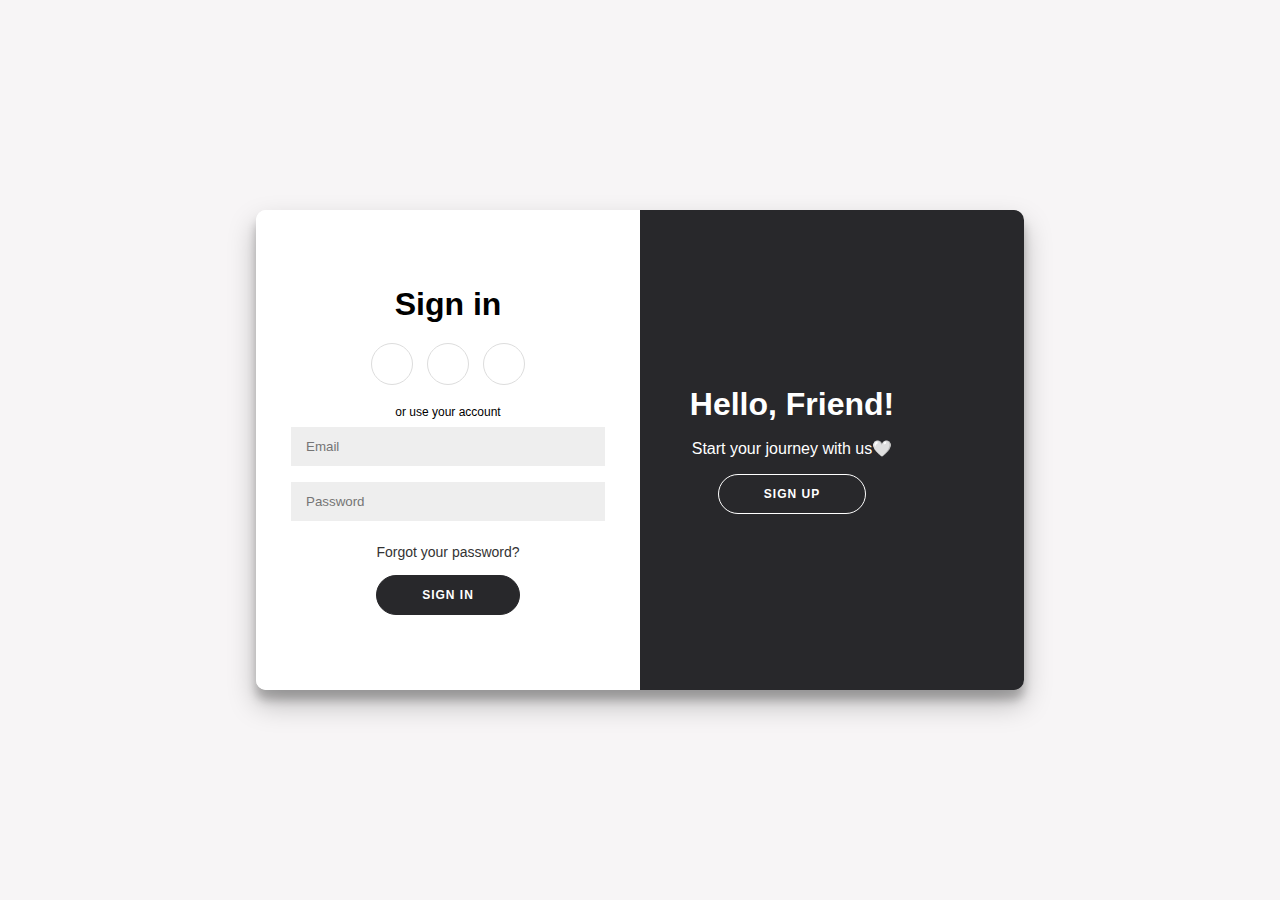
<file: last/index.html>
<!DOCTYPE html>
<html lang="en">
<head>
    <meta charset="UTF-8">
    <meta name="viewport" content="width=device-width, initial-scale=1.0">
    <title>Joining Form</title>
    <link rel="stylesheet" href="styles.css">
    <link rel="icon" href="https://img.freepik.com/free-vector/colorful-abstract-icon-gradient-logo_474888-2277.jpg" type="image/x-icon">
    <link rel="stylesheet" href="https://cdnjs.cloudflare.com/ajax/libs/font-awesome/6.5.2/css/all.min.css" integrity="sha512-SnH5WK+bZxgPHs44uWIX+LLJAJ9/2PkPKZ5QiAj6Ta86w+fsb2TkcmfRyVX3pBnMFcV7oQPJkl9QevSCWr3W6A==" crossorigin="anonymous" referrerpolicy="no-referrer" />
    <link rel="preconnect" href="https://fonts.googleapis.com">
</head>
<body>
    <div class="container" id="container">
        <div class="form-container sign-up-container">
            <form action="registration.php" method="post">
                <h1>Create Account</h1>
                <div class="social-container">
                    <a href="#" class="social"><i class="fa-brands fa-facebook"></i></a>
                    <a href="#" class="social"><i class="fa-brands fa-github"></i></a>
                    <a href="#" class="social"><i class="fa-brands fa-x-twitter"></i></a>
                </div>
                <span>or use your email for registration</span>
                <input type="text" name="name" placeholder="Name" required />
                <input type="email" name="email" placeholder="Email" required />
                <input type="password" name="password" placeholder="Password" required />
                <button type="submit">Sign Up</button>
            </form>
        </div>
        <div class="form-container sign-in-container">
            <form action="login.php" method="post">
                <h1>Sign in</h1>
                <div class="social-container">
                    <a href="#" class="social"><i class="fa-brands fa-facebook"></i></a>
                    <a href="#" class="social"><i class="fa-brands fa-github"></i></a>
                    <a href="#" class="social"><i class="fa-brands fa-x-twitter"></i></a>
                </div>
                <span>or use your account</span>
                <input type="email" name="email" placeholder="Email" required />
                <input type="password" name="password" placeholder="Password" required />
                <a href="#">Forgot your password?</a>
                <button type="submit">Sign In</button>
            </form>            
        </div>
        <div class="overlay-container">
            <div class="overlay">
                <div class="overlay-panel overlay-left">
                    <h1>Welcome Back!</h1>
                    <p>Hey u came back🙌</p>
                    <button class="ghost" id="signIn">Sign In</button>
                </div>
                <div class="overlay-panel overlay-right">
                    <h1>Hello, Friend!</h1>
                    <p>Start your journey with us🤍</p>
                    <button class="ghost" id="signUp">Sign Up</button>
                </div>
            </div>
        </div>
    </div>
    <script src="script.js"></script>
</body>
</html>
</file>
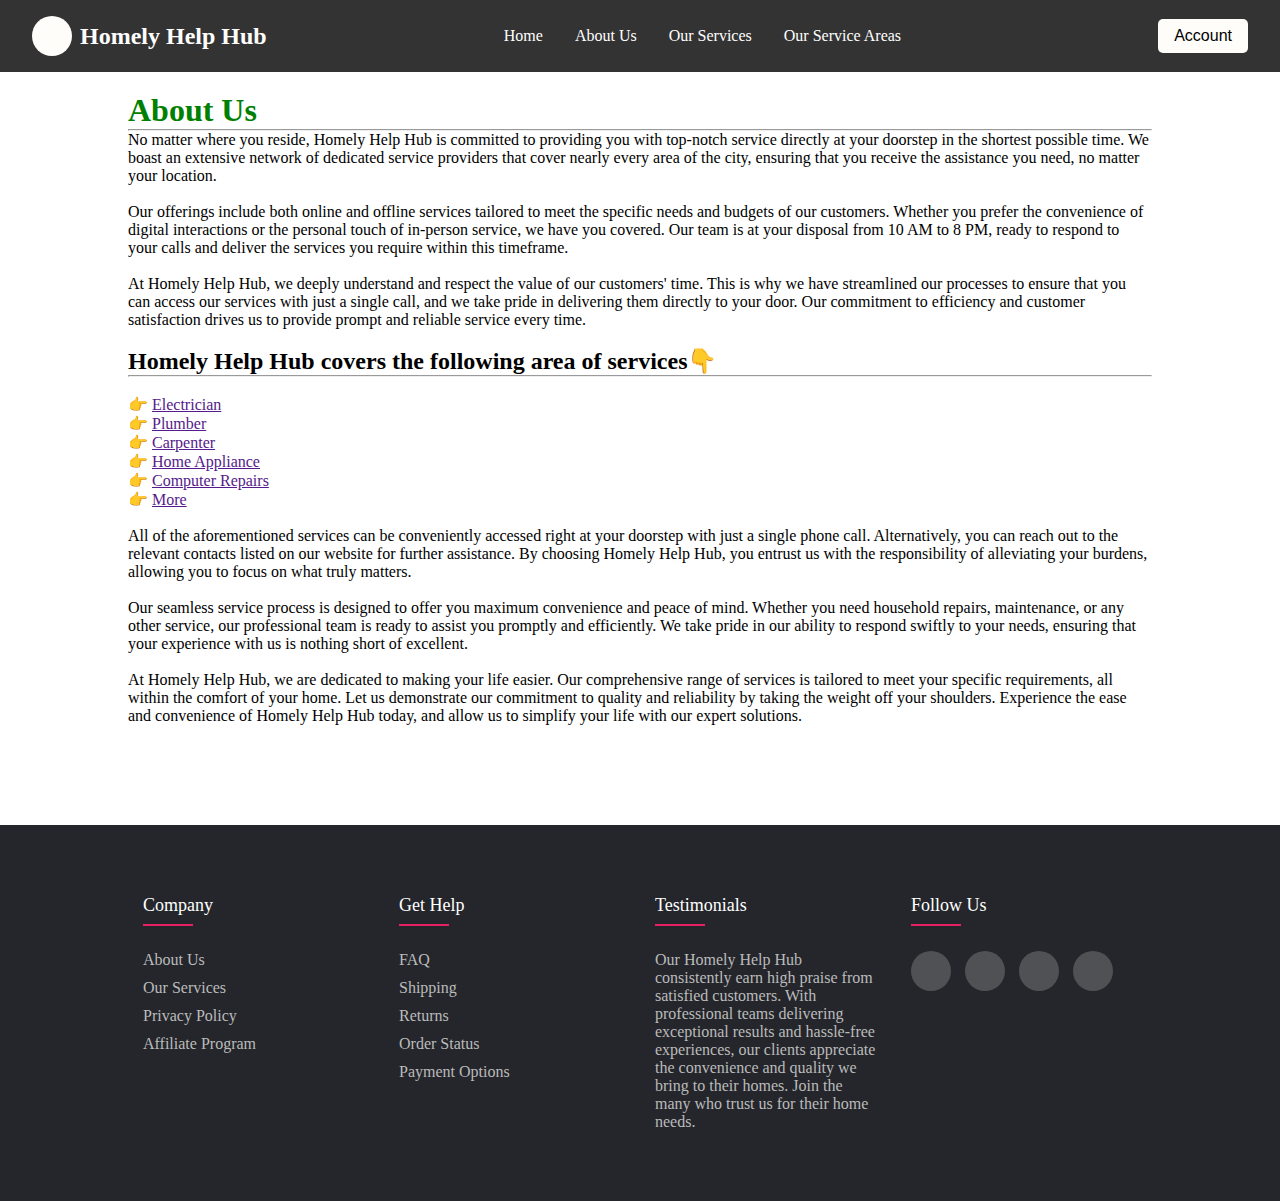
<file: last/aboutus.html>
<!DOCTYPE html>
<html lang="en">
<head>
    <meta charset="UTF-8">
    <meta name="viewport" content="width=device-width, initial-scale=1.0">
    <title>Homely Help Hub</title>
    <link rel="stylesheet" href="aboutusstyle.css">
    <link rel="icon" href="https://img.freepik.com/free-vector/colorful-abstract-icon-gradient-logo_474888-2277.jpg" type="image/x-icon">
    <link rel="stylesheet" href="https://cdnjs.cloudflare.com/ajax/libs/font-awesome/6.5.2/css/all.min.css" integrity="sha512-SnH5WK+bZxgPHs44uWIX+LLJAJ9/2PkPKZ5QiAj6Ta86w+fsb2TkcmfRyVX3pBnMFcV7oQPJkl9QevSCWr3W6A==" crossorigin="anonymous" referrerpolicy="no-referrer" />
    <link rel="preconnect" href="https://fonts.googleapis.com">
</head>
<body>
    <!-- ____________________________________NAV_START____________________________________ -->

    <nav class="navbar">
        <div class="navbar-left">
            <a href="landing-page.html">
                <div class="logo">
                    <i class="fa-solid fa-house-circle-check fa-beat"></i>
                </div>
            </a>
            <span class="brand-name">Homely Help Hub</span>
        </div>
        <div class="navbar-middle">
            <a href="homepage.html">Home</a>
            <a href="aboutus.html">About Us</a>
            <a href="services.html">Our Services</a>
            <a href="service-areas.html">Our Service Areas</a>
        </div>
        <div class="navbar-right">
            <i class="fa-solid fa-bell"></i>
            <a href="index.html">
                <button class="login-button">
                    <i class="fa-solid fa-user"></i> Account 
                    <i class="fa-solid fa-right-to-bracket"></i>
                </button>
            </a>
        </div>
    </nav>
    <!-- ____________________________________NAV_END______________________________________ -->

    <!-- ____________________________________BODY_START___________________________________ -->
    <div class="container-bodymain">
        <div class="container-head">
            <h1>About Us</h1><hr>
        </div>
        <p>
            No matter where you reside, Homely Help Hub is committed to providing you with top-notch service directly at your doorstep in the shortest possible 
            time. We boast an extensive network of dedicated service providers that cover nearly every area of the city, ensuring 
            that you receive the assistance you need, no matter your location.
        </p><br>
        <p>
            Our offerings include both online and offline services tailored to meet the specific needs and budgets of our 
            customers. Whether you prefer the convenience of digital interactions or the personal touch of in-person 
            service, we have you covered. Our team is at your disposal from 10 AM to 8 PM, ready to respond to your calls
             and deliver the services you require within this timeframe.
        </p><br>
        <p>
            At Homely Help Hub, we deeply understand and respect the value of our customers' time. This is why we have 
            streamlined our processes to ensure that you can access our services with just a single call, and we take 
            pride in delivering them directly to your door. Our commitment to efficiency and customer satisfaction drives
             us to provide prompt and reliable service every time.
        </p><br>
        <h2>Homely Help Hub covers the following area of services👇</h2><hr>
        <br>
        <ul>
            <li>👉 <a href="">Electrician</a></li>
            <li>👉 <a href="">Plumber</a></li>
            <li>👉 <a href="">Carpenter</a></li>
            <li>👉 <a href="">Home Appliance</a></li>
            <li>👉 <a href="">Computer Repairs</a></li>
            <li>👉 <a href="">More  </a></li>
        </ll><br>


        <p>
            All of the aforementioned services can be conveniently accessed right at your doorstep with just a single phone call. 
            Alternatively, you can reach out to the relevant contacts listed on our website for further assistance. By choosing 
            Homely Help Hub, you entrust us with the responsibility of alleviating your burdens, allowing you to focus on what truly 
            matters.
        </p><br>
        <p>
            Our seamless service process is designed to offer you maximum convenience and peace of mind. Whether you need
             household repairs, maintenance, or any other service, our professional team is ready to assist you promptly 
             and efficiently. We take pride in our ability to respond swiftly to your needs, ensuring that your 
             experience with us is nothing short of excellent.
        </p><br>
        <p>
            At Homely Help Hub, we are dedicated to making your life easier. Our comprehensive range of services is tailored 
            to meet your specific requirements, all within the comfort of your home. Let us demonstrate our commitment to 
            quality and reliability by taking the weight off your shoulders. Experience the ease and convenience of 
            Homely Help Hub today, and allow us to simplify your life with our expert solutions.
        </p>
    </div>
    <!-- ____________________________________BODY_END_____________________________________ -->

    <!-- ____________________________________FOOT_START___________________________________ -->
    <footer class="footer">
        <div class="foot-container">
            <div class="row">
                <div class="footer-col">
                    <h4>company</h4>
                    <ul>
                        <li><a href="#">about us</a></li>
                        <li><a href="#">our services</a></li>
                        <li><a href="#">privacy policy</a></li>
                        <li><a href="#">affiliate program</a></li>
                    </ul>
                </div>
                <div class="footer-col">
                    <h4>get help</h4>
                    <ul>
                        <li><a href="#">FAQ</a></li>
                        <li><a href="#">shipping</a></li>
                        <li><a href="#">returns</a></li>
                        <li><a href="#">order status</a></li>
                        <li><a href="#">payment options</a></li>
                    </ul>
                </div>
                <div class="footer-col">
                    <h4>Testimonials</h4>
                    <p>Our Homely Help Hub consistently earn high praise from satisfied customers. With professional teams delivering exceptional results and hassle-free experiences, our clients appreciate the convenience and quality we bring to their homes. Join the many who trust us for their home needs.</p>
                </div>
                <div class="footer-col">
                    <h4>follow us</h4>
                    <div class="social-links">
                        <a href="#"><i class="fab fa-facebook-f"></i></a>
                        <a href="#"><i class="fab fa-twitter"></i></a>
                        <a href="#"><i class="fab fa-instagram"></i></a>
                        <a href="#"><i class="fab fa-linkedin-in"></i></a>
                    </div>
                    
                </div>
            </div>
        </div>
   </footer>
    <!-- ____________________________________FOOT_END_____________________________________ -->
     <script src="script.js"></script>
</body>
</html>
</file>
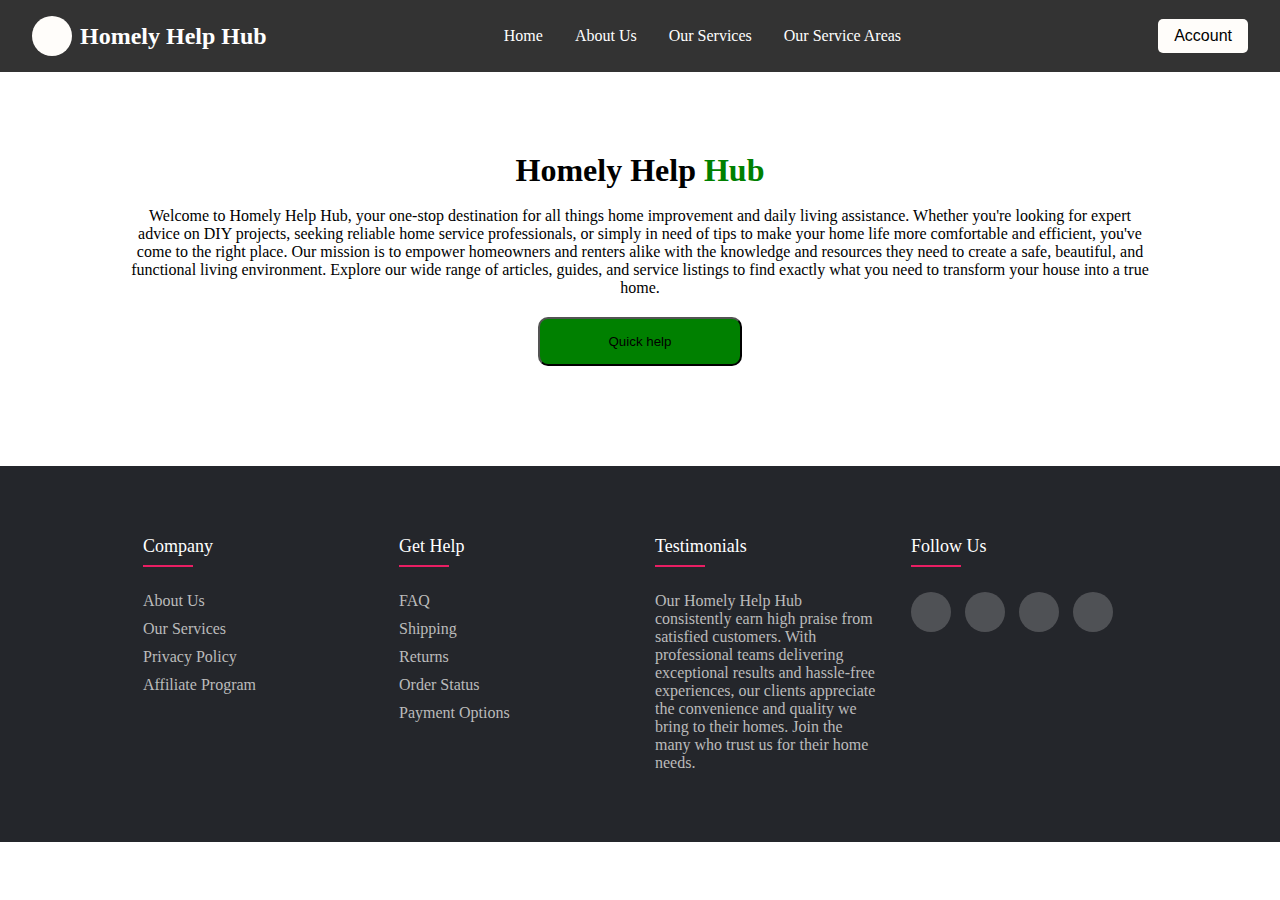
<file: last/landing-page.html>
<!DOCTYPE html>
<html lang="en">
<head>
    <meta charset="UTF-8">
    <meta name="viewport" content="width=device-width, initial-scale=1.0">
    <title>Homely Help Hub</title>
    <link rel="stylesheet" href="landingstyle.css">
    <link rel="icon" href="https://img.freepik.com/free-vector/colorful-abstract-icon-gradient-logo_474888-2277.jpg" type="image/x-icon">
    <link rel="stylesheet" href="https://cdnjs.cloudflare.com/ajax/libs/font-awesome/6.5.2/css/all.min.css" integrity="sha512-SnH5WK+bZxgPHs44uWIX+LLJAJ9/2PkPKZ5QiAj6Ta86w+fsb2TkcmfRyVX3pBnMFcV7oQPJkl9QevSCWr3W6A==" crossorigin="anonymous" referrerpolicy="no-referrer" />
    <link rel="preconnect" href="https://fonts.googleapis.com">
</head>
<body>
    <!-- ____________________________________NAV_START____________________________________ -->

    <nav class="navbar">
        <div class="navbar-left">
            <a href="landing-page.html">
                <div class="logo">
                    <i class="fa-solid fa-house-circle-check fa-beat"></i>
                </div>
            </a>
            <h2 class="brand-name">Homely Help Hub</h2>
        </div>
        <div class="navbar-middle">
            <a href="homepage.html">Home</a>
            <a href="aboutus.html">About Us</a>
            <a href="services.html">Our Services</a>
            <a href="service-areas.html">Our Service Areas</a>
        </div>
        <div class="navbar-right">
            <i class="fa-solid fa-bell"></i>
            <a href="index.html">
                <button class="login-button">
                    <i class="fa-solid fa-user"></i> Account 
                    <i class="fa-solid fa-right-to-bracket"></i>
                </button>
            </a>
        </div>
    </nav>
    <!-- ____________________________________NAV_END______________________________________ -->

    <!-- ____________________________________BODY_START___________________________________ -->
    <div class="content" id="content">
        <h1>Homely Help<span> Hub</span></h1><br>
        <p>Welcome to Homely Help Hub, your one-stop destination for all things home improvement and daily living assistance. Whether you're looking for expert advice on DIY projects, seeking reliable home service professionals, or simply in need of tips to make your home life more comfortable and efficient, you've come to the right place. Our mission is to empower homeowners and renters alike with the knowledge and resources they need to create a safe, beautiful, and functional living environment. Explore our wide range of articles, guides, and service listings to find exactly what you need to transform your house into a true home.</p>
        <button id="openFormBtn">Quick help</button>
    </div>

    <div id="popupForm" class="form-popup">
        <form class="form-container" action="process_form.php" method="post">
            <h2>Enquiry Form</h2><hr>
            <label for="area">Area :</label><br>
            <select name="area" id="area" required>
                <option value="">---Select---</option>
                <option value="BhatBandh">BhatBandh</option>
                <option value="Belguma">Belguma</option>
                <option value="Dulmi">Dulmi</option>
                <option value="Chakda">Chakda</option>
                <option value="Gadi Khana">Gadi Khana</option>
                <option value="Manguria">Manguria</option>
            </select><br>
            <label for="req">Requirement :</label><br>
            <select name="requirement" id="requirement" required>
                <option value="">---Select---</option>
                <option value="Electrician">Electrician</option>
                <option value="Plumber">Plumber</option>
                <option value="Carpenter">Carpenter</option>
                <option value="Home Appliance">Home Appliance</option>
                <option value="Computer Repair">Computer Repair</option>
                <option value="Other">Other</option>
            </select><br>
            <label for="name">Name :</label>
            <input type="text" name="name" id="name" required>
            <label for="phone">Phone Number :</label>
            <input type="text" name="phone" id="phone" required>
            <label for="email">Email id :</label>
            <input type="email" name="email" id="email" required>
            <label for="details">Want to specify something :</label>
            <textarea name="details" id="details" rows="10" cols="31"></textarea>
            <button type="submit" class="btn">Submit</button>
        </form>        
    </div>
    <!-- ____________________________________BODY_END_____________________________________ -->

    <!-- ____________________________________FOOT_START___________________________________ -->
    <footer class="footer">
        <div class="foot-container">
            <div class="row">
                <div class="footer-col">
                    <h4>company</h4>
                    <ul>
                        <li><a href="#">about us</a></li>
                        <li><a href="#">our services</a></li>
                        <li><a href="#">privacy policy</a></li>
                        <li><a href="#">affiliate program</a></li>
                    </ul>
                </div>
                <div class="footer-col">
                    <h4>get help</h4>
                    <ul>
                        <li><a href="#">FAQ</a></li>
                        <li><a href="#">shipping</a></li>
                        <li><a href="#">returns</a></li>
                        <li><a href="#">order status</a></li>
                        <li><a href="#">payment options</a></li>
                    </ul>
                </div>
                <div class="footer-col">
                    <h4>Testimonials</h4>
                    <p>Our Homely Help Hub consistently earn high praise from satisfied customers. With professional teams delivering exceptional results and hassle-free experiences, our clients appreciate the convenience and quality we bring to their homes. Join the many who trust us for their home needs.</p>
                </div>
                <div class="footer-col">
                    <h4>follow us</h4>
                    <div class="social-links">
                        <a href="#"><i class="fab fa-facebook-f"></i></a>
                        <a href="#"><i class="fab fa-twitter"></i></a>
                        <a href="#"><i class="fab fa-instagram"></i></a>
                        <a href="#"><i class="fab fa-linkedin-in"></i></a>
                    </div>
                    
                </div>
            </div>
        </div>
   </footer>
    <!-- ____________________________________FOOT_END_____________________________________ -->
     <script src="landingscript.js"></script>
</body>
</html>
</file>
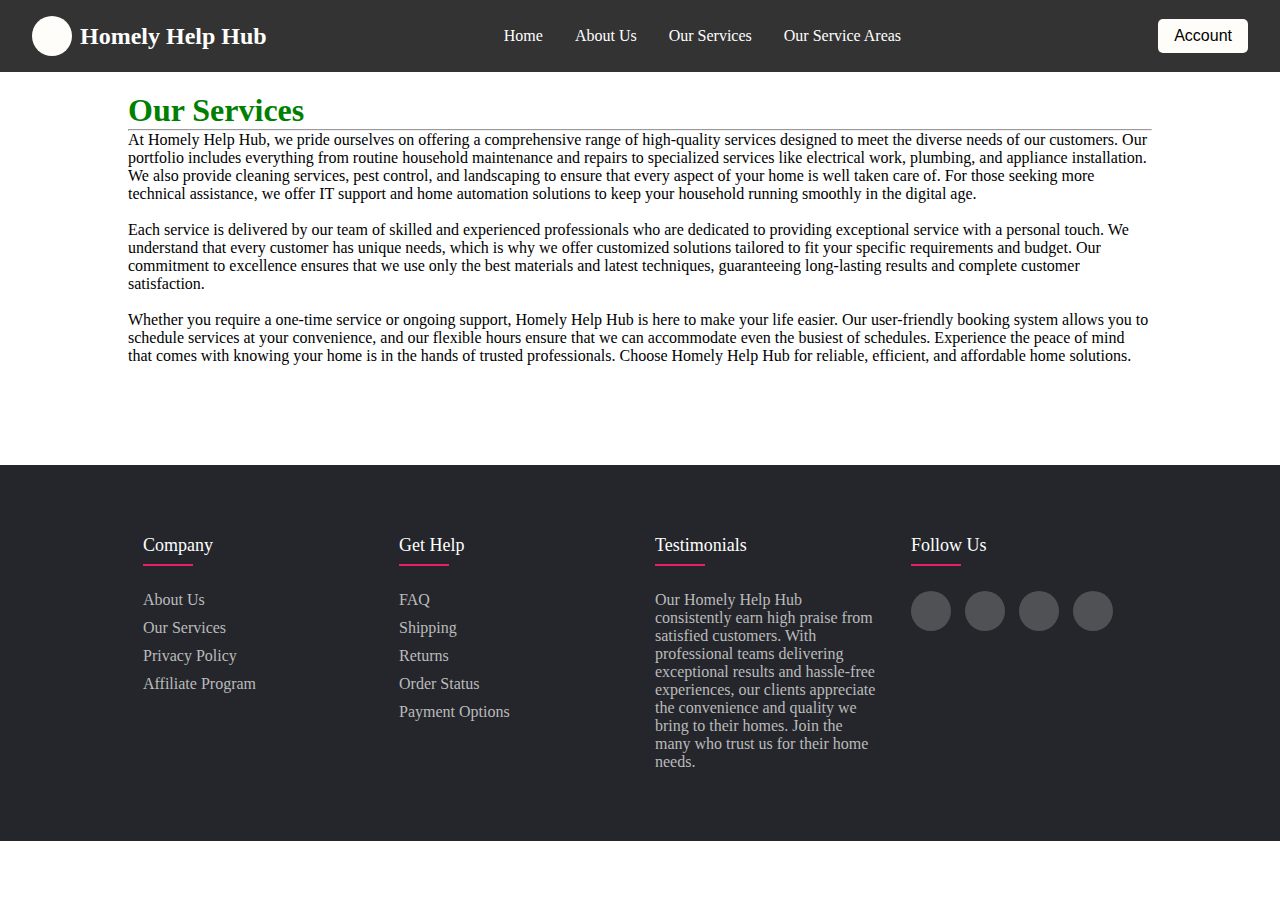
<file: last/services.html>
<!DOCTYPE html>
<html lang="en">
<head>
    <meta charset="UTF-8">
    <meta name="viewport" content="width=device-width, initial-scale=1.0">
    <title>Homely Help Hub</title>
    <link rel="stylesheet" href="servicesstyle.css">
    <link rel="icon" href="https://img.freepik.com/free-vector/colorful-abstract-icon-gradient-logo_474888-2277.jpg" type="image/x-icon">
    <link rel="stylesheet" href="https://cdnjs.cloudflare.com/ajax/libs/font-awesome/6.5.2/css/all.min.css" integrity="sha512-SnH5WK+bZxgPHs44uWIX+LLJAJ9/2PkPKZ5QiAj6Ta86w+fsb2TkcmfRyVX3pBnMFcV7oQPJkl9QevSCWr3W6A==" crossorigin="anonymous" referrerpolicy="no-referrer" />
    <link rel="preconnect" href="https://fonts.googleapis.com">
</head>
<body>
    <!-- ____________________________________NAV_START____________________________________ -->

    <nav class="navbar">
        <div class="navbar-left">
            <a href="landing-page.html">
                <div class="logo">
                    <i class="fa-solid fa-house-circle-check fa-beat"></i>
                </div>
            </a>
            <span class="brand-name">Homely Help Hub</span>
        </div>
        <div class="navbar-middle">
            <a href="homepage.html">Home</a>
            <a href="aboutus.html">About Us</a>
            <a href="services.html">Our Services</a>
            <a href="service-areas.html">Our Service Areas</a>
        </div>
        <div class="navbar-right">
            <i class="fa-solid fa-bell"></i>
            <a href="index.html">
                <button class="login-button">
                    <i class="fa-solid fa-user"></i> Account 
                    <i class="fa-solid fa-right-to-bracket"></i>
                </button>
            </a>
        </div>
    </nav>
    <!-- ____________________________________NAV_END______________________________________ -->

    <!-- ____________________________________BODY_START___________________________________ -->
    <div class="container-bodymain">
        <div class="container-head">
            <h1>Our Services</h1><hr>
        </div>
        <p>
            At Homely Help Hub, we pride ourselves on offering a comprehensive range of high-quality services designed to meet 
            the diverse needs of our customers. Our portfolio includes everything from routine household maintenance and 
            repairs to specialized services like electrical work, plumbing, and appliance installation. We also provide 
            cleaning services, pest control, and landscaping to ensure that every aspect of your home is well taken care of. 
            For those seeking more technical assistance, we offer IT support and home automation solutions to keep your 
            household running smoothly in the digital age.
        </p><br>
        <p>
            Each service is delivered by our team of skilled and experienced professionals who are dedicated to providing 
            exceptional service with a personal touch. We understand that every customer has unique needs, which is why we 
            offer customized solutions tailored to fit your specific requirements and budget. Our commitment to excellence 
            ensures that we use only the best materials and latest techniques, guaranteeing long-lasting results and complete 
            customer satisfaction.
        </p><br>
        <p>
            Whether you require a one-time service or ongoing support, Homely Help Hub is here to make your life easier. Our user-friendly booking system allows you to schedule services at your convenience, and our flexible hours ensure that we can accommodate even the busiest of schedules. Experience the peace of mind that comes with knowing your home is in the hands of trusted professionals. Choose Homely Help Hub for reliable, efficient, and affordable home solutions.
        </p>
    </div>
    <!-- ____________________________________BODY_END_____________________________________ -->

    <!-- ____________________________________FOOT_START___________________________________ -->
    <footer class="footer">
        <div class="foot-container">
            <div class="row">
                <div class="footer-col">
                    <h4>company</h4>
                    <ul>
                        <li><a href="#">about us</a></li>
                        <li><a href="#">our services</a></li>
                        <li><a href="#">privacy policy</a></li>
                        <li><a href="#">affiliate program</a></li>
                    </ul>
                </div>
                <div class="footer-col">
                    <h4>get help</h4>
                    <ul>
                        <li><a href="#">FAQ</a></li>
                        <li><a href="#">shipping</a></li>
                        <li><a href="#">returns</a></li>
                        <li><a href="#">order status</a></li>
                        <li><a href="#">payment options</a></li>
                    </ul>
                </div>
                <div class="footer-col">
                    <h4>Testimonials</h4>
                    <p>Our Homely Help Hub consistently earn high praise from satisfied customers. With professional teams delivering exceptional results and hassle-free experiences, our clients appreciate the convenience and quality we bring to their homes. Join the many who trust us for their home needs.</p>
                </div>
                <div class="footer-col">
                    <h4>follow us</h4>
                    <div class="social-links">
                        <a href="#"><i class="fab fa-facebook-f"></i></a>
                        <a href="#"><i class="fab fa-twitter"></i></a>
                        <a href="#"><i class="fab fa-instagram"></i></a>
                        <a href="#"><i class="fab fa-linkedin-in"></i></a>
                    </div>
                    
                </div>
            </div>
        </div>
   </footer>
    <!-- ____________________________________FOOT_END_____________________________________ -->
     <script src="script.js"></script>
</body>
</html>
</file>
<file: last/styles.css>
body {
    font-family: 'Arial', sans-serif;
    background: #f7f5f6;
    display: flex;
    justify-content: center;
    align-items: center;
    height: 100vh;
    margin: 0;
}

.container {
    background: #fff;
    border-radius: 10px;
    box-shadow: 0 14px 28px rgba(0, 0, 0, 0.25), 0 10px 10px rgba(0, 0, 0, 0.22);
    position: relative;
    overflow: hidden;
    width: 768px;
    max-width: 100%;
    min-height: 480px;
}

.form-container {
    position: absolute;
    top: 0;
    height: 100%;
    transition: all 0.6s ease-in-out;
}

.sign-in-container {
    left: 0;
    width: 50%;
    z-index: 2;
}

.sign-up-container {
    left: 0;
    width: 50%;
    opacity: 0;
    z-index: 1;
}

.container.right-panel-active .sign-in-container {
    transform: translateX(100%);
}

.container.right-panel-active .sign-up-container {
    transform: translateX(100%);
    opacity: 1;
    z-index: 5;
    animation: show 0.6s;
}

@keyframes show {
    0%, 49.99% {
        opacity: 0;
        z-index: 1;
    }
    50%, 100% {
        opacity: 1;
        z-index: 5;
    }
}

.overlay-container {
    position: absolute;
    top: 0;
    left: 50%;
    width: 50%;
    height: 100%;
    overflow: hidden;
    transition: transform 0.6s ease-in-out;
    z-index: 100;
}

.overlay {
    background: #28282B;
    background: -webkit-linear-gradient(to right, #28282B, #28282B);
    background: linear-gradient(to right, #28282B, #28282B);
    background-repeat: no-repeat;
    background-size: cover;
    background-position: 0 0;
    color: #ffffff;
    position: relative;
    left: -100%;
    height: 100%;
    width: 200%;
    transform: translateX(0);
    transition: transform 0.6s ease-in-out;
}

.container.right-panel-active .overlay-container {
    transform: translateX(-100%);
}

.container.right-panel-active .overlay {
    transform: translateX(50%);
}

.overlay-panel {
    position: absolute;
    display: flex;
    align-items: center;
    justify-content: center;
    flex-direction: column;
    padding: 0 40px;
    text-align: center;
    top: 0;
    height: 100%;
    width: 50%;
    transform: translateX(0);
    transition: transform 0.6s ease-in-out;
}

.overlay-left {
    transform: translateX(-20%);
}

.container.right-panel-active .overlay-left {
    transform: translateX(0);
}

.overlay-right {
    right: 0;
    transform: translateX(0);
}

.container.right-panel-active .overlay-right {
    transform: translateX(20%);
}

form {
    background-color: #ffffff;
    display: flex;
    flex-direction: column;
    padding: 0 50px;
    height: 100%;
    justify-content: center;
    align-items: center;
    text-align: center;
}

h1 {
    font-weight: bold;
    margin: 0;
}

span {
    font-size: 12px;
}

input {
    background-color: #eee;
    border: none;
    padding: 12px 15px;
    margin: 8px 0;
    width: 100%;
}

button {
    border-radius: 20px;
    border: 1px solid #28282B;
    background-color: #28282B;
    color: #ffffff;
    font-size: 12px;
    font-weight: bold;
    padding: 12px 45px;
    letter-spacing: 1px;
    text-transform: uppercase;
    transition: transform 80ms ease-in;
}

button:active {
    transform: scale(0.95);
}

button:focus {
    outline: none;
}

button.ghost {
    background-color: transparent;
    border-color: #ffffff;
}

.social-container {
    margin: 20px 0;
}

.social-container a {
    border: 1px solid #dddddd;
    border-radius: 50%;
    display: inline-flex;
    justify-content: center;
    align-items: center;
    margin: 0 5px;
    height: 40px;
    width: 40px;
}

a {
    color: #333;
    font-size: 14px;
    text-decoration: none;
    margin: 15px 0;
}
</file>
<file: last/aboutusstyle.css>
*{
    margin: 0px;
    padding: 0px;
    box-sizing: border-box;
}

/* ____________________________________NAV_START____________________________________ */
.navbar {
    display: flex;
    justify-content: space-between;
    align-items: center;
    padding: 1rem 2rem;
    background-color: #333;
    color: white;
}
.navbar-left, .navbar-middle, .navbar-right {
    display: flex;
    align-items: center;
}
.logo {
    width: 40px;
    height: 40px;
    margin-right: 0.5rem;
    background-color: #fffdfa;
    text-align: center;
    animation: back 10s infinite;
    border-radius: 50%;
}
@keyframes back{
    0%{
        background-color: #ffffff;
    }
    25%{
        background-color: #a5a5a5;
    }
    50%{
        background-color: #3a3b3d;
    }
    100%{
        background-color: #000000;
    }
}
.fa-house-circle-check{
    margin-top: 10px ;
}
.brand-name {
    font-size: 1.5rem;
    font-weight: bold;
}
.navbar-middle a {
    margin: 0 1rem;
    text-decoration: none;
    color: white;
    font-size: 1rem;
}
.navbar-middle a:hover {
    text-decoration: underline;
}
.login-button {
    padding: 0.5rem 1rem;
    background-color: #fffdfa;
    border: none;
    color: black;
    cursor: pointer;
    font-size: 1rem;
    border-radius: 5px;
}
.login-button:hover {
    background-color: #fffdfab0;   
}
.fa-bell{
    margin-right: 20px;
    font-size:25px;
    cursor: pointer;
}
/* ____________________________________NAV_END______________________________________ */

/* ____________________________________BODY_START___________________________________ */
.container-head{
    width: 100%;
    margin: auto;
    margin-top: 20px;
    color: green;
}

.container-bodymain{
	width: 80%;
	margin: auto;
	margin-top: 10px;
}
/* ____________________________________BODY_END_____________________________________ */

/* ____________________________________FOOT_START___________________________________ */
.foot-container{
	width:80%;
	margin:auto;
}
.row{
	display: flex;
	flex-wrap: wrap;
}
ul{
	list-style: none;
}
.footer{
	background-color: #24262b;
    padding: 70px 0;
    margin-top: 100px;
}
.footer-col{
   width: 25%;
   padding: 0 15px;
}
.footer-col h4{
	font-size: 18px;
	color: #ffffff;
	text-transform: capitalize;
	margin-bottom: 35px;
	font-weight: 500;
	position: relative;
}
.footer-col h4::before{
	content: '';
	position: absolute;
	left:0;
	bottom: -10px;
	background-color: #e91e63;
	height: 2px;
	box-sizing: border-box;
	width: 50px;
}
.footer-col ul li:not(:last-child){
	margin-bottom: 10px;
}
.footer-col ul li a{
	font-size: 16px;
	text-transform: capitalize;
	color: #ffffff;
	text-decoration: none;
	font-weight: 300;
	color: #bbbbbb;
	display: block;
	transition: all 0.3s ease;
}
.footer-col ul li a:hover{
	color: #ffffff;
	padding-left: 8px;
}
.footer-col .social-links a{
	display: inline-block;
	height: 40px;
	width: 40px;
	background-color: rgba(255,255,255,0.2);
	margin:0 10px 10px 0;
	text-align: center;
	line-height: 40px;
	border-radius: 50%;
	color: #ffffff;
	transition: all 0.5s ease;
}
.footer-col .social-links a:hover{
	color: #24262b;
	background-color: #ffffff;
}
.footer-col p{
    color: #bbbbbb;
}
@media(max-width: 767px){
  .footer-col{
    width: 50%;
    margin-bottom: 30px;
}
}
@media(max-width: 574px){
  .footer-col{
    width: 100%;
}
}
/* ____________________________________FOOT_END_____________________________________ */
</file>
<file: last/landingstyle.css>
*{
    margin: 0px;
    padding: 0px;
    box-sizing: border-box;
}

/* ____________________________________NAV_START____________________________________ */
.navbar {
    display: flex;
    justify-content: space-between;
    align-items: center;
    padding: 1rem 2rem;
    background-color: #333;
    color: white;
}
.navbar-left, .navbar-middle, .navbar-right {
    display: flex;
    align-items: center;
}
.logo {
    width: 40px;
    height: 40px;
    margin-right: 0.5rem;
    background-color: #fffdfa;
    text-align: center;
    animation: back 10s infinite;
    border-radius: 50%;
}
@keyframes back{
    0%{
        background-color: #ffffff;
    }
    25%{
        background-color: #a5a5a5;
    }
    50%{
        background-color: #3a3b3d;
    }
    100%{
        background-color: #000000;
    }
}
.fa-house-circle-check{
    margin-top: 10px ;
}
.brand-name {
    font-size: 1.5rem;
    font-weight: bold;
}
.navbar-middle a {
    margin: 0 1rem;
    text-decoration: none;
    color: white;
    font-size: 1rem;
}
.navbar-middle a:hover {
    text-decoration: underline;
}
.login-button {
    padding: 0.5rem 1rem;
    background-color: #fffdfa;
    border: none;
    color: black;
    cursor: pointer;
    font-size: 1rem;
    border-radius: 5px;
}
.login-button:hover {
    background-color: #fffdfab0;   
}
.fa-bell{
    margin-right: 20px;
    font-size:25px;
    cursor: pointer;
}
/* ____________________________________NAV_END______________________________________ */

/* ____________________________________BODY_START___________________________________ */
.content{
    width: 80%;
    margin: auto;
    margin-top: 80px;
    text-align: center;
}
.content span{
    color: green;
}
.content button{
    margin-top: 20px;
    padding: 15px;
    width: 20%;
    border-radius: 10px;
    background-color: green;
    cursor: pointer;
}
.content h1{
    font-size: bold;
}

/* ____________________________________FORM_START___________________________________ */
#popupForm {
    display: none;
    position: fixed;
    left: 0;
    top: 0;
    width: 100%;
    height: 100%;
    overflow: auto;
    background-color: rgba(0, 0, 0, 0.5);
    justify-content: center;
    align-items: center;
    z-index: 2;
}
.form-container {
    background-color: #fff;
    padding: 20px;
    border-radius: 5px;
    width: 300px;
    margin: auto;
}
.form-container h2 {
    margin-top: 0;
    display: inline-block;
}
.form-container input[type="text"], .form-container input[type="password"], .form-container select, .form-container input[type="email"]{
    width: 100%;
    padding: 10px;
    margin: 10px 0;
    border: 1px solid #ccc;
    border-radius: 5px;
}
.form-container .btn {
    background-color: #4CAF50;
    color: white;
    border: none;
    padding: 10px 20px;
    cursor: pointer;
    width: 100%;
    border-radius: 5px;
    margin-top: 10px;
}
.form-container .btn:hover {
    opacity: 0.8;
}


/* ____________________________________FORM_END_____________________________________ */

/* ____________________________________BODY_END_____________________________________ */

/* ____________________________________FOOT_START___________________________________ */
.foot-container{
	width:80%;
	margin:auto;
}
.row{
	display: flex;
	flex-wrap: wrap;
}
ul{
	list-style: none;
}
.footer{
	background-color: #24262b;
    padding: 70px 0;
    margin-top: 100px;
}
.footer-col{
   width: 25%;
   padding: 0 15px;
}
.footer-col h4{
	font-size: 18px;
	color: #ffffff;
	text-transform: capitalize;
	margin-bottom: 35px;
	font-weight: 500;
	position: relative;
}
.footer-col h4::before{
	content: '';
	position: absolute;
	left:0;
	bottom: -10px;
	background-color: #e91e63;
	height: 2px;
	box-sizing: border-box;
	width: 50px;
}
.footer-col ul li:not(:last-child){
	margin-bottom: 10px;
}
.footer-col ul li a{
	font-size: 16px;
	text-transform: capitalize;
	color: #ffffff;
	text-decoration: none;
	font-weight: 300;
	color: #bbbbbb;
	display: block;
	transition: all 0.3s ease;
}
.footer-col ul li a:hover{
	color: #ffffff;
	padding-left: 8px;
}
.footer-col .social-links a{
	display: inline-block;
	height: 40px;
	width: 40px;
	background-color: rgba(255,255,255,0.2);
	margin:0 10px 10px 0;
	text-align: center;
	line-height: 40px;
	border-radius: 50%;
	color: #ffffff;
	transition: all 0.5s ease;
}
.footer-col .social-links a:hover{
	color: #24262b;
	background-color: #ffffff;
}
.footer-col p{
    color: #bbbbbb;
}
@media(max-width: 767px){
  .footer-col{
    width: 50%;
    margin-bottom: 30px;
}
}
@media(max-width: 574px){
  .footer-col{
    width: 100%;
}
}
/* ____________________________________FOOT_END_____________________________________ */
</file>
<file: last/servicesstyle.css>
*{
    margin: 0px;
    padding: 0px;
    box-sizing: border-box;
}

/* ____________________________________NAV_START____________________________________ */
.navbar {
    display: flex;
    justify-content: space-between;
    align-items: center;
    padding: 1rem 2rem;
    background-color: #333;
    color: white;
}
.navbar-left, .navbar-middle, .navbar-right {
    display: flex;
    align-items: center;
}
.logo {
    width: 40px;
    height: 40px;
    margin-right: 0.5rem;
    background-color: #fffdfa;
    text-align: center;
    animation: back 10s infinite;
    border-radius: 50%;
}
@keyframes back{
    0%{
        background-color: #ffffff;
    }
    25%{
        background-color: #a5a5a5;
    }
    50%{
        background-color: #3a3b3d;
    }
    100%{
        background-color: #000000;
    }
}
.fa-house-circle-check{
    margin-top: 10px ;
}
.brand-name {
    font-size: 1.5rem;
    font-weight: bold;
}
.navbar-middle a {
    margin: 0 1rem;
    text-decoration: none;
    color: white;
    font-size: 1rem;
}
.navbar-middle a:hover {
    text-decoration: underline;
}
.login-button {
    padding: 0.5rem 1rem;
    background-color: #fffdfa;
    border: none;
    color: black;
    cursor: pointer;
    font-size: 1rem;
    border-radius: 5px;
}
.login-button:hover {
    background-color: #fffdfab0;   
}
.fa-bell{
    margin-right: 20px;
    font-size:25px;
    cursor: pointer;
}
/* ____________________________________NAV_END______________________________________ */

/* ____________________________________BODY_START___________________________________ */
.container-head{
    width: 100%;
    margin: auto;
    margin-top: 20px;
    color: green;
}

.container-bodymain{
	width: 80%;
	margin: auto;
	margin-top: 10px;
}
/* ____________________________________BODY_END_____________________________________ */

/* ____________________________________FOOT_START___________________________________ */
.foot-container{
	width:80%;
	margin:auto;
}
.row{
	display: flex;
	flex-wrap: wrap;
}
ul{
	list-style: none;
}
.footer{
	background-color: #24262b;
    padding: 70px 0;
    margin-top: 100px;
}
.footer-col{
   width: 25%;
   padding: 0 15px;
}
.footer-col h4{
	font-size: 18px;
	color: #ffffff;
	text-transform: capitalize;
	margin-bottom: 35px;
	font-weight: 500;
	position: relative;
}
.footer-col h4::before{
	content: '';
	position: absolute;
	left:0;
	bottom: -10px;
	background-color: #e91e63;
	height: 2px;
	box-sizing: border-box;
	width: 50px;
}
.footer-col ul li:not(:last-child){
	margin-bottom: 10px;
}
.footer-col ul li a{
	font-size: 16px;
	text-transform: capitalize;
	color: #ffffff;
	text-decoration: none;
	font-weight: 300;
	color: #bbbbbb;
	display: block;
	transition: all 0.3s ease;
}
.footer-col ul li a:hover{
	color: #ffffff;
	padding-left: 8px;
}
.footer-col .social-links a{
	display: inline-block;
	height: 40px;
	width: 40px;
	background-color: rgba(255,255,255,0.2);
	margin:0 10px 10px 0;
	text-align: center;
	line-height: 40px;
	border-radius: 50%;
	color: #ffffff;
	transition: all 0.5s ease;
}
.footer-col .social-links a:hover{
	color: #24262b;
	background-color: #ffffff;
}
.footer-col p{
    color: #bbbbbb;
}
@media(max-width: 767px){
  .footer-col{
    width: 50%;
    margin-bottom: 30px;
}
}
@media(max-width: 574px){
  .footer-col{
    width: 100%;
}
}
/* ____________________________________FOOT_END_____________________________________ */
</file>
